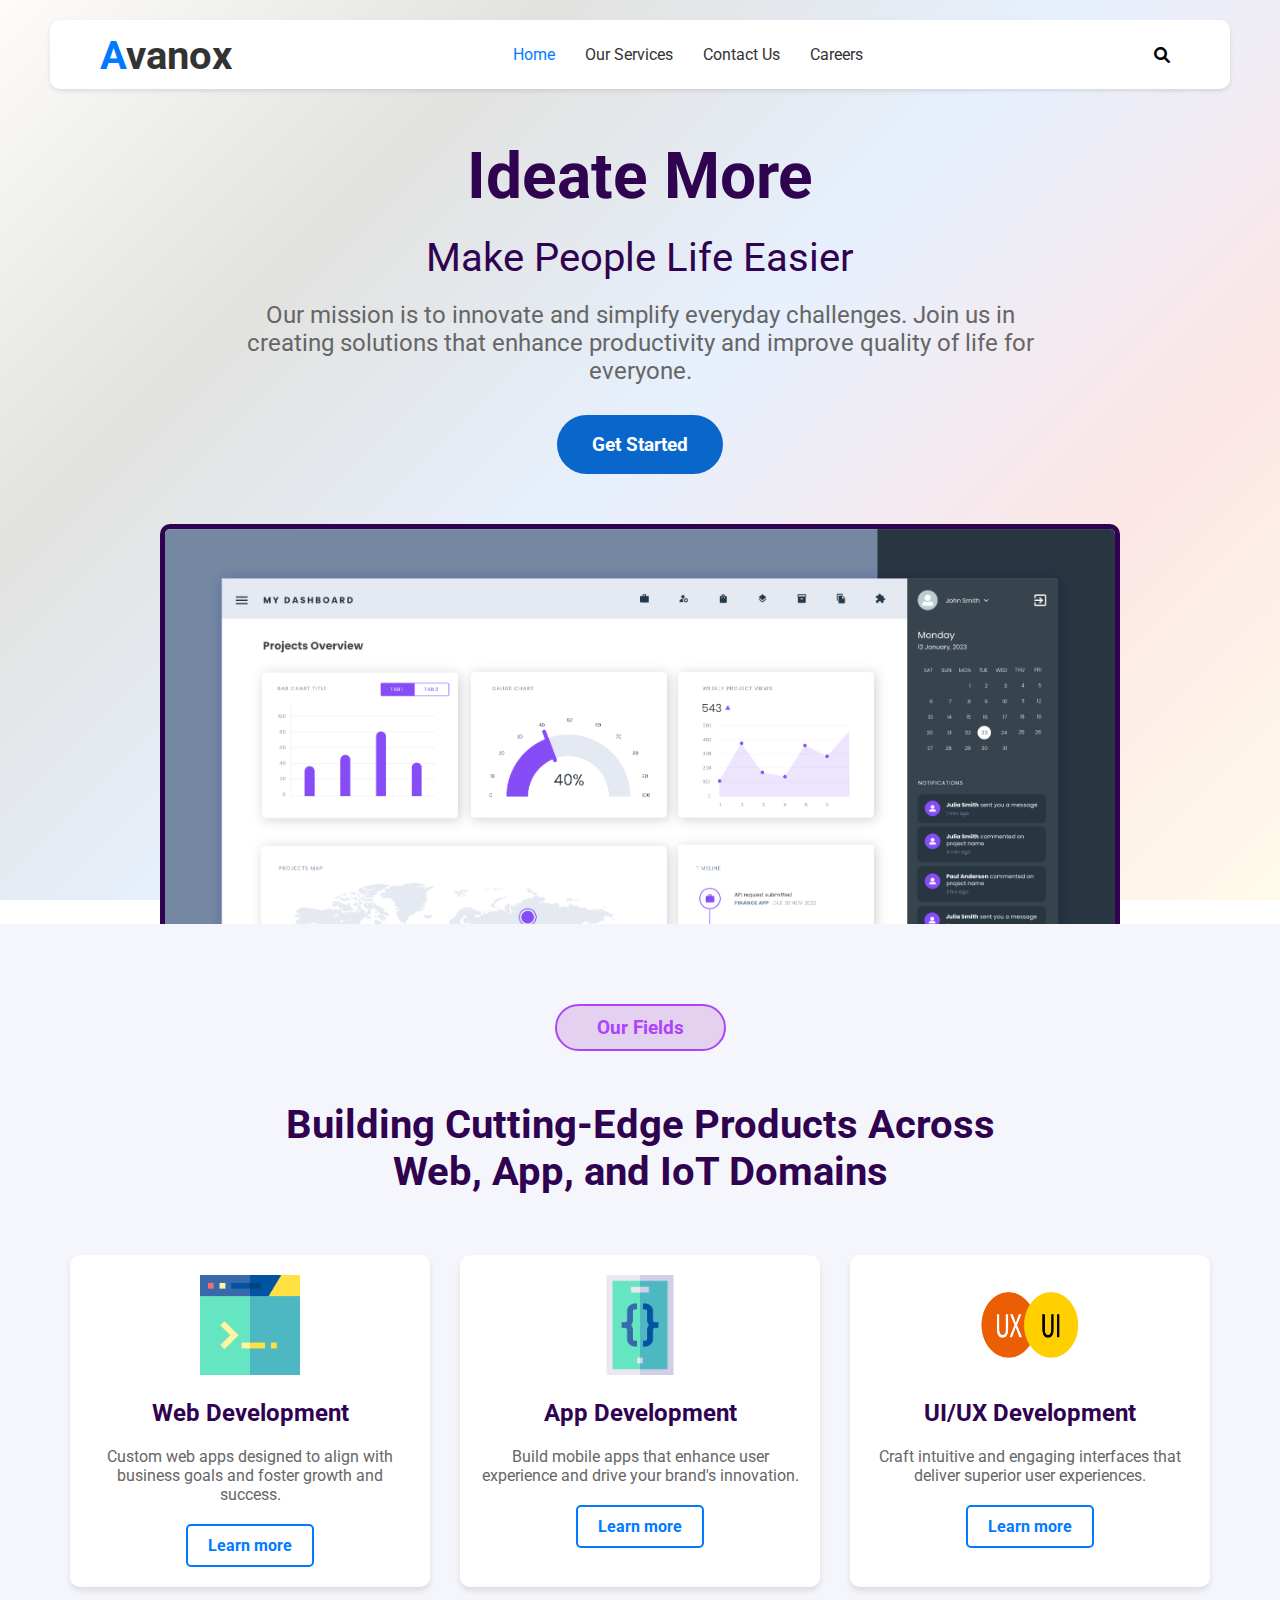
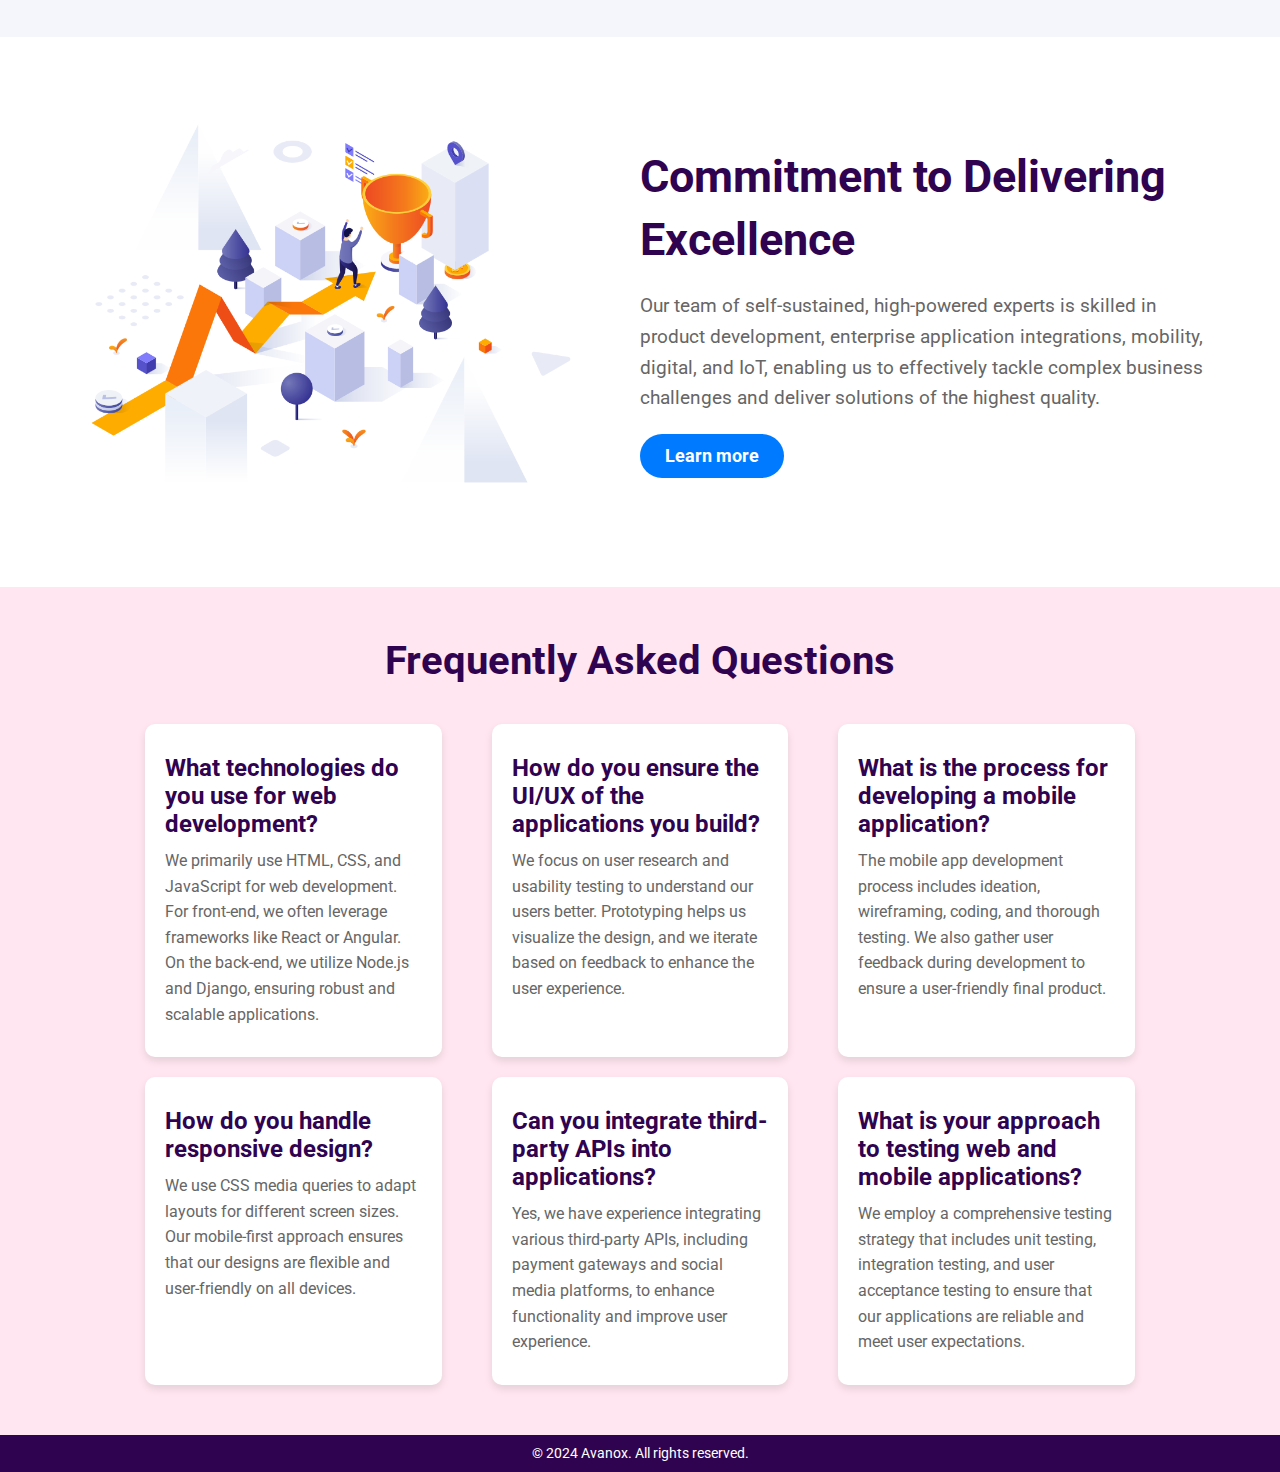
<file: index.html>
<!DOCTYPE html>
<html lang="en">

<head>
    <meta charset="UTF-8">
    <meta name="viewport" content="width=device-width, initial-scale=1.0">
    <title>Avanox</title>
    <link rel="stylesheet" href="https://cdnjs.cloudflare.com/ajax/libs/font-awesome/6.0.0-beta3/css/all.min.css">
    <link rel="stylesheet"
        href="https://fonts.googleapis.com/css2?family=Roboto:wght@400;700&family=Montserrat:wght@500&display=swap">
    <link rel="stylesheet" href="style.css">
</head>


<body>
    <script>
        document.addEventListener('DOMContentLoaded', function () {
                const menuIcon = document.getElementById('menu-icon');
                const navLinks = document.getElementById('nav-links');
                const closeBtn = document.getElementById('close-btn');

                menuIcon.addEventListener('click', function () {
                    navLinks.classList.add('active');
                });

                closeBtn.addEventListener('click', function () {
                    navLinks.classList.remove('active');
                });
            });


    </script>

    <nav class="navbar">
        <div class="logo">
            <span><span class="x">A</span>vanox</span>
        </div>
        <div class="menu-icon" id="menu-icon">
            <i class="fas fa-bars"></i>
        </div>
        <ul class="nav-links" id="nav-links">
            <li><a href="./index.html" class="active">Home</a></li>
            <li><a href="./services.html">Our Services</a></li>
            <!-- <li><a href="#">About Us</a></li> -->
            <li><a href="./contact.html">Contact Us</a></li>
            <li><a href="./careers.html">Careers</a></li>
            <li class="close-btn" id="close-btn"><i class="fas fa-times"></i></li>
        </ul>
        <div class="search">
            <i class="fas fa-search"></i>
        </div>
    </nav>



    <div class="hero-section">
        <h1>Ideate More</h1>
        <h2>Make People Life Easier</h2>
        <p>Our mission is to innovate and simplify everyday challenges. Join us in creating solutions that enhance
            productivity and improve quality of life for everyone.</p>
            <a href="./services.html" class="get-started">Get Started</a>
    </div>

    <div>
        <img src="./images/background.png" alt="Centered Image" class="centered-image">
    </div>

    <div class="services-section">
        <div class="logo-fields-section">
            <span class="fields-text">Our Fields</span>
        </div>
        <h2>Building Cutting-Edge Products Across<br>Web, App, and IoT Domains</h2>

        <div class="services-container">
            <div class="service-card">
                <img src="./images/web.png" alt="Web Development Icon">
                <h3>Web Development</h3>
                <p>Custom web apps designed to align with business goals and foster growth and success.</p>
                <a href="#">Learn more</a>
            </div>
    
            <div class="service-card">
                <img src="./images/app.png" alt="App Development Icon">
                <h3>App Development</h3>
                <p>Build mobile apps that enhance user experience and drive your brand's innovation.</p>
                <a href="#">Learn more</a>
            </div>

            <div class="service-card">
                <img src="./images/ui.png" alt="UI/UX Development Icon">
                <h3>UI/UX Development</h3>
                <p>Craft intuitive and engaging interfaces that deliver superior user experiences.</p>
                <a href="#">Learn more</a>
            </div>
        </div>
    </div>
    <div class="commitment-section">
        <div class="commitment-image">
            <img src="./images/success.png" alt="Commitment Image">
        </div>
        <div class="commitment-text">
            <h2>Commitment to Delivering <br> Excellence</h2>
            <p>
                Our team of self-sustained, high-powered experts is skilled in product development, enterprise application
                integrations, mobility, digital, and IoT, enabling us to effectively tackle complex business challenges and
                deliver solutions of the highest quality.
            </p>
            <a href="#" class="learn-more">Learn more</a>
        </div>
    </div>
    
<section class="faq-section">
    <h2>Frequently Asked Questions</h2>
    <div class="faq-container">
        <div class="faq-card">
            <h3>What technologies do you use for web development?</h3>
            <p>We primarily use HTML, CSS, and JavaScript for web development. For front-end, we often leverage
                frameworks like React or Angular. On the back-end, we utilize Node.js and Django, ensuring robust and
                scalable applications.</p>
        </div>
        <div class="faq-card">
            <h3>How do you ensure the UI/UX of the applications you build?</h3>
            <p>We focus on user research and usability testing to understand our users better. Prototyping helps us
                visualize the design, and we iterate based on feedback to enhance the user experience.</p>
        </div>
        <div class="faq-card">
            <h3>What is the process for developing a mobile application?</h3>
            <p>The mobile app development process includes ideation, wireframing, coding, and thorough testing. We also
                gather user feedback during development to ensure a user-friendly final product.</p>
        </div>
        <div class="faq-card">
            <h3>How do you handle responsive design?</h3>
            <p>We use CSS media queries to adapt layouts for different screen sizes. Our mobile-first approach ensures
                that our designs are flexible and user-friendly on all devices.</p>
        </div>
        <div class="faq-card">
            <h3>Can you integrate third-party APIs into applications?</h3>
            <p>Yes, we have experience integrating various third-party APIs, including payment gateways and social media
                platforms, to enhance functionality and improve user experience.</p>
        </div>
        <div class="faq-card">
            <h3>What is your approach to testing web and mobile applications?</h3>
            <p>We employ a comprehensive testing strategy that includes unit testing, integration testing, and user
                acceptance testing to ensure that our applications are reliable and meet user expectations.</p>
        </div>
    </div>
</section>

<footer class="footer">
    <p>&copy; 2024 Avanox. All rights reserved.</p>
</footer>
</body>
</html>
</file>
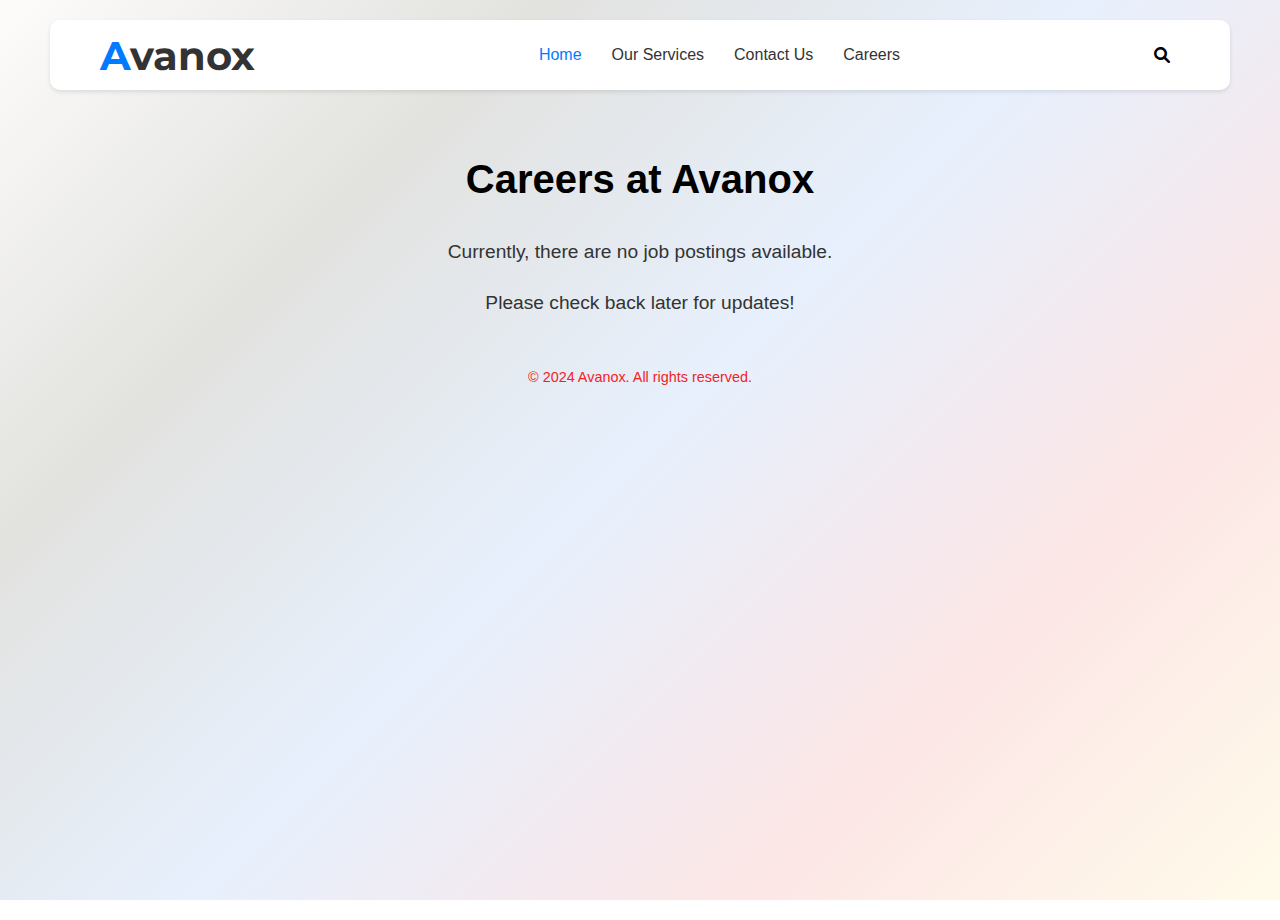
<file: careers.html>
<!DOCTYPE html>
<html lang="en">

<head>
    <meta charset="UTF-8">
    <meta name="viewport" content="width=device-width, initial-scale=1.0">
    <link rel="stylesheet" href="https://cdnjs.cloudflare.com/ajax/libs/font-awesome/6.0.0-beta3/css/all.min.css">
    <link rel="stylesheet"
        href="https://fonts.googleapis.com/css2?family=Roboto:wght@400;700&family=Montserrat:wght@500&display=swap">
    <link rel="stylesheet" href="./careers.css">
    <title>Careers - Avanox</title>
</head>

<body>
    <nav class="navbar">
        <div class="logo">
            <span><span class="x">A</span>vanox</span>
        </div>
        <ul class="nav-links">
            <li><a href="./index.html" class="active">Home</a></li>
            <li><a href="./services.html">Our Services</a></li>
            <!-- <li><a href="#">About Us</a></li> -->
            <li><a href="./contact.html">Contact Us</a></li>
            <li><a href="./careers.html">Careers</a></li>
        </ul>
        <div class="search">
            <i class="fas fa-search"></i>
        </div>
    </nav>

    <div class="content">
        <h1>Careers at Avanox</h1>
        <p>Currently, there are no job postings available.</p>
        <p>Please check back later for updates!</p>
    </div>

    <footer class="footer">
        <p>&copy; 2024 Avanox. All rights reserved.</p>
    </footer>
</body>

</html>
</file>
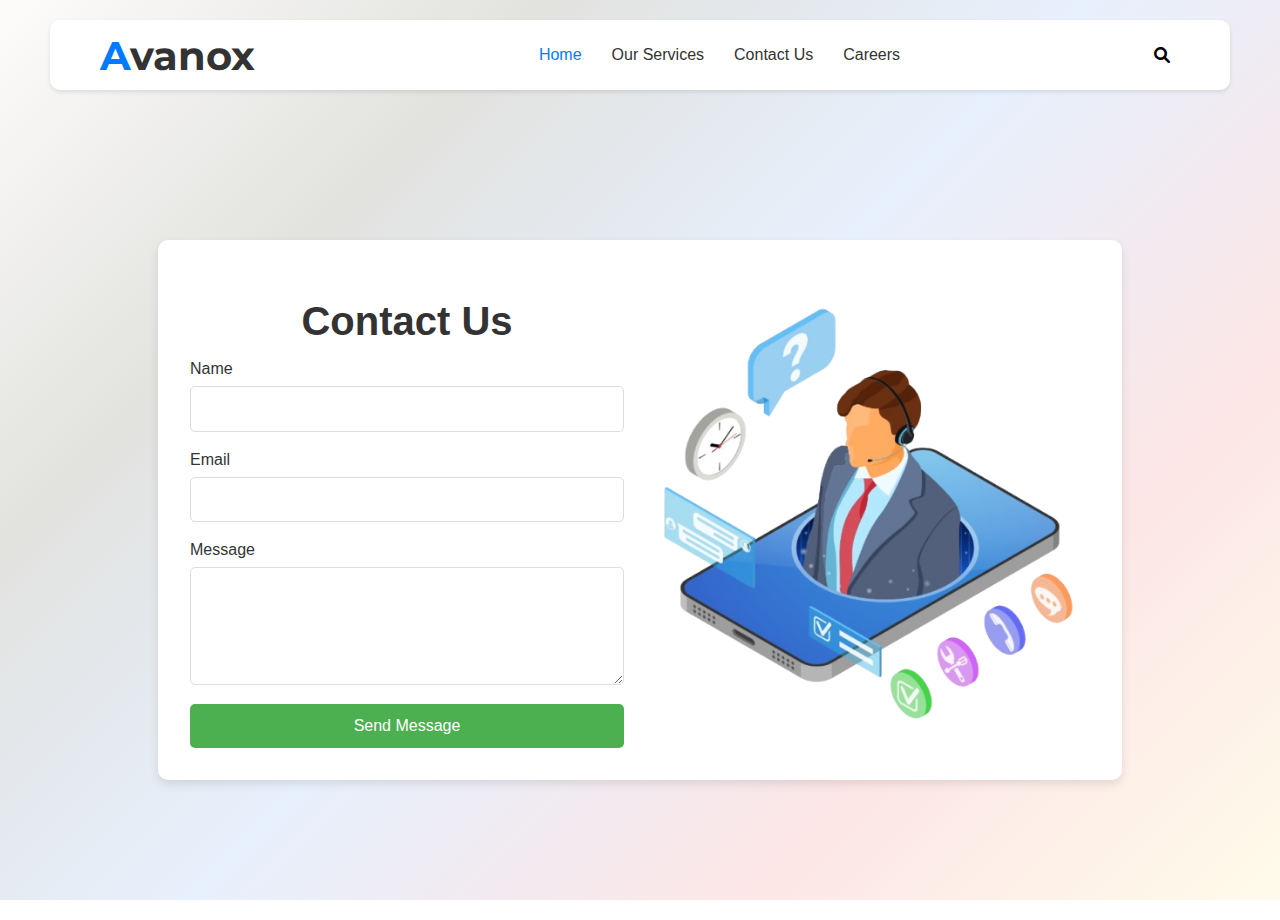
<file: contact.html>
<!DOCTYPE html>
<html lang="en">

<head>
    <meta charset="UTF-8">
    <meta name="viewport" content="width=device-width, initial-scale=1.0">
    <title>Contact Us</title>
    <link rel="stylesheet" href="https://cdnjs.cloudflare.com/ajax/libs/font-awesome/6.0.0-beta3/css/all.min.css">
    <link rel="stylesheet"
        href="https://fonts.googleapis.com/css2?family=Roboto:wght@400;700&family=Montserrat:wght@500&display=swap">
    <link rel="stylesheet" href="contact.css">
</head>

<body>
    <nav class="navbar">
        <div class="logo">
            <span><span class="x">A</span>vanox</span>
        </div>
        <ul class="nav-links">
            <li><a href="./index.html" class="active">Home</a></li>
            <li><a href="./services.html">Our Services</a></li>
            <!-- <li><a href="#">About Us</a></li> -->
            <li><a href="./contact.html">Contact Us</a></li>
            <li><a href="./careers.html">Careers</a></li>
        </ul>
        <div class="search">
            <i class="fas fa-search"></i>
        </div>
    </nav>

    <div class="main-content">
        <div class="contact-container">
            <div>
                <h1>Contact Us</h1>
                <form action="#" method="post" class="contact-form">
                    <div class="form-group">
                        <label for="name">Name</label>
                        <input type="text" id="name" name="name" required>
                    </div>
                    <div class="form-group">
                        <label for="email">Email</label>
                        <input type="email" id="email" name="email" required>
                    </div>
                    <div class="form-group">
                        <label for="message">Message</label>
                        <textarea id="message" name="message" rows="5" required></textarea>
                    </div>
                    <button type="submit" class="submit-btn">Send Message</button>
                </form>
            </div>
            <div>
                <img src="./images/image.png" alt="">
            </div>
        </div>
    </div>
</body>

</html>
</file>
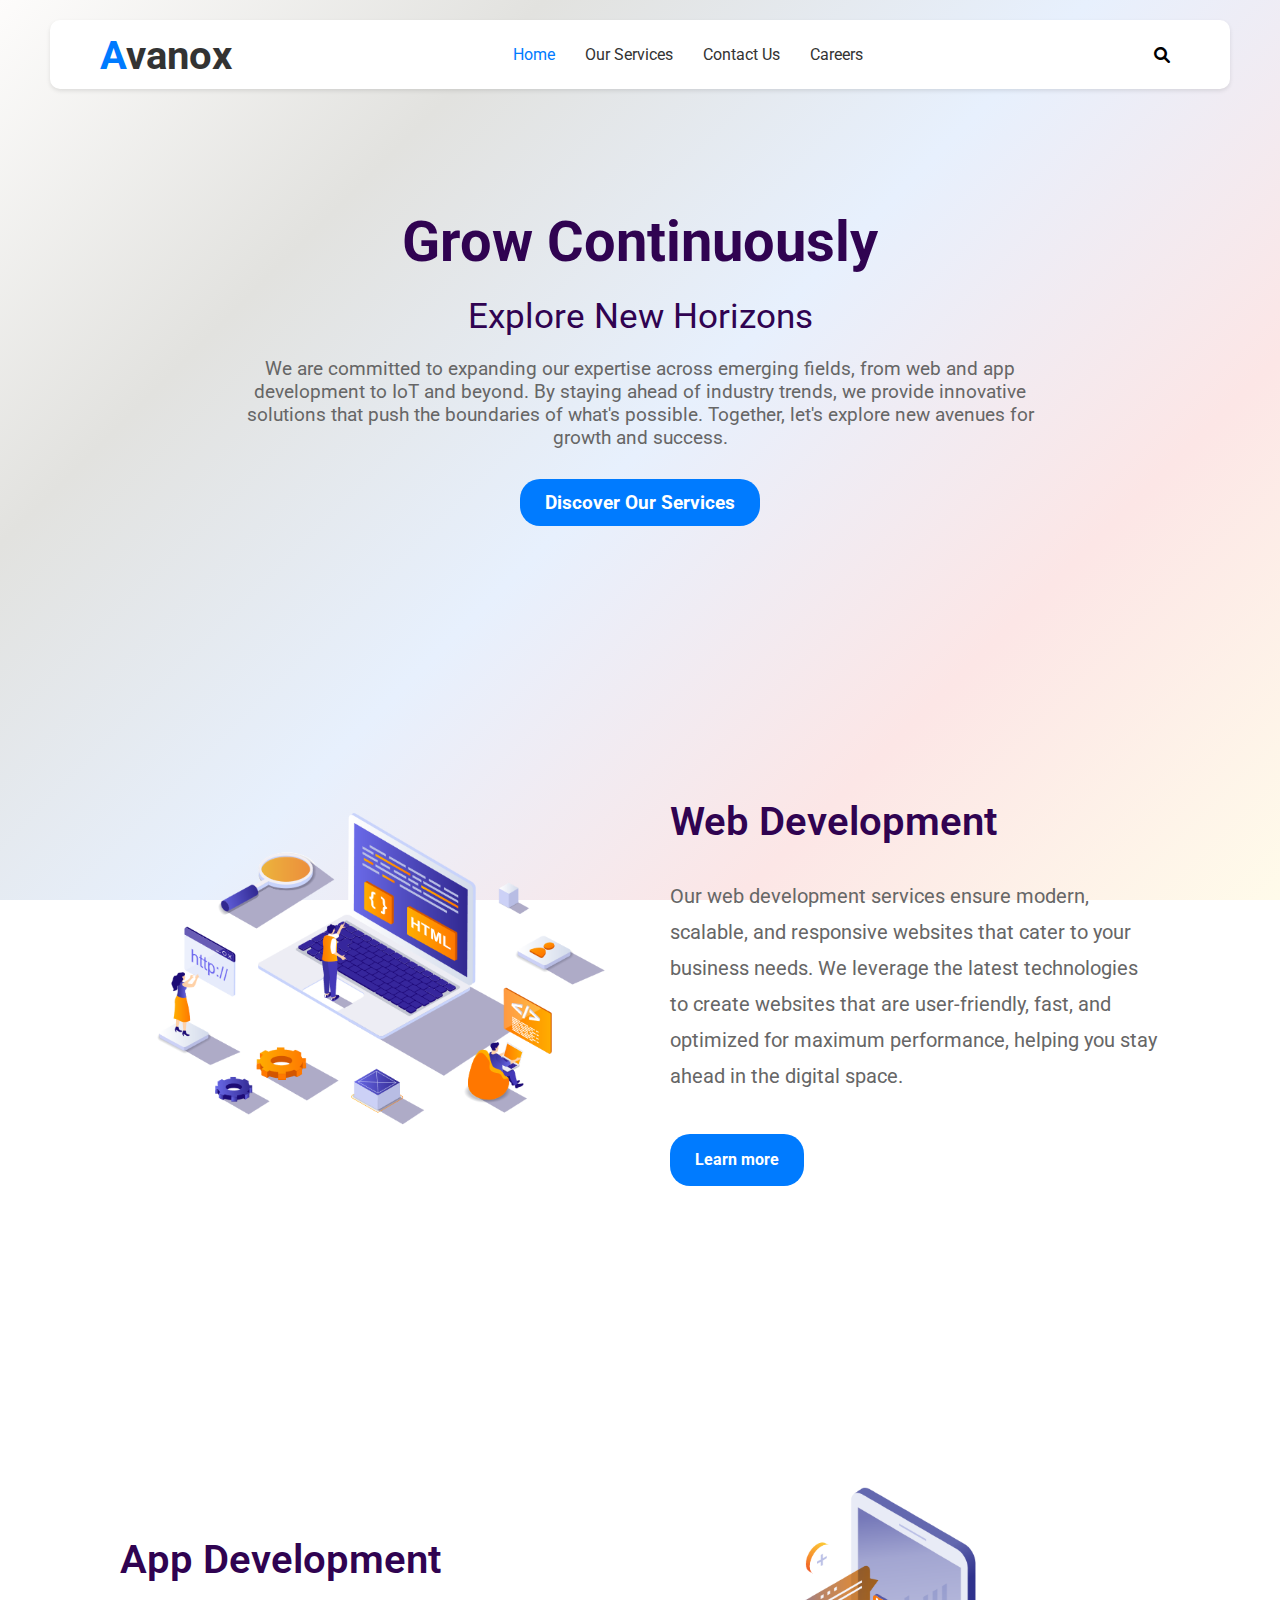
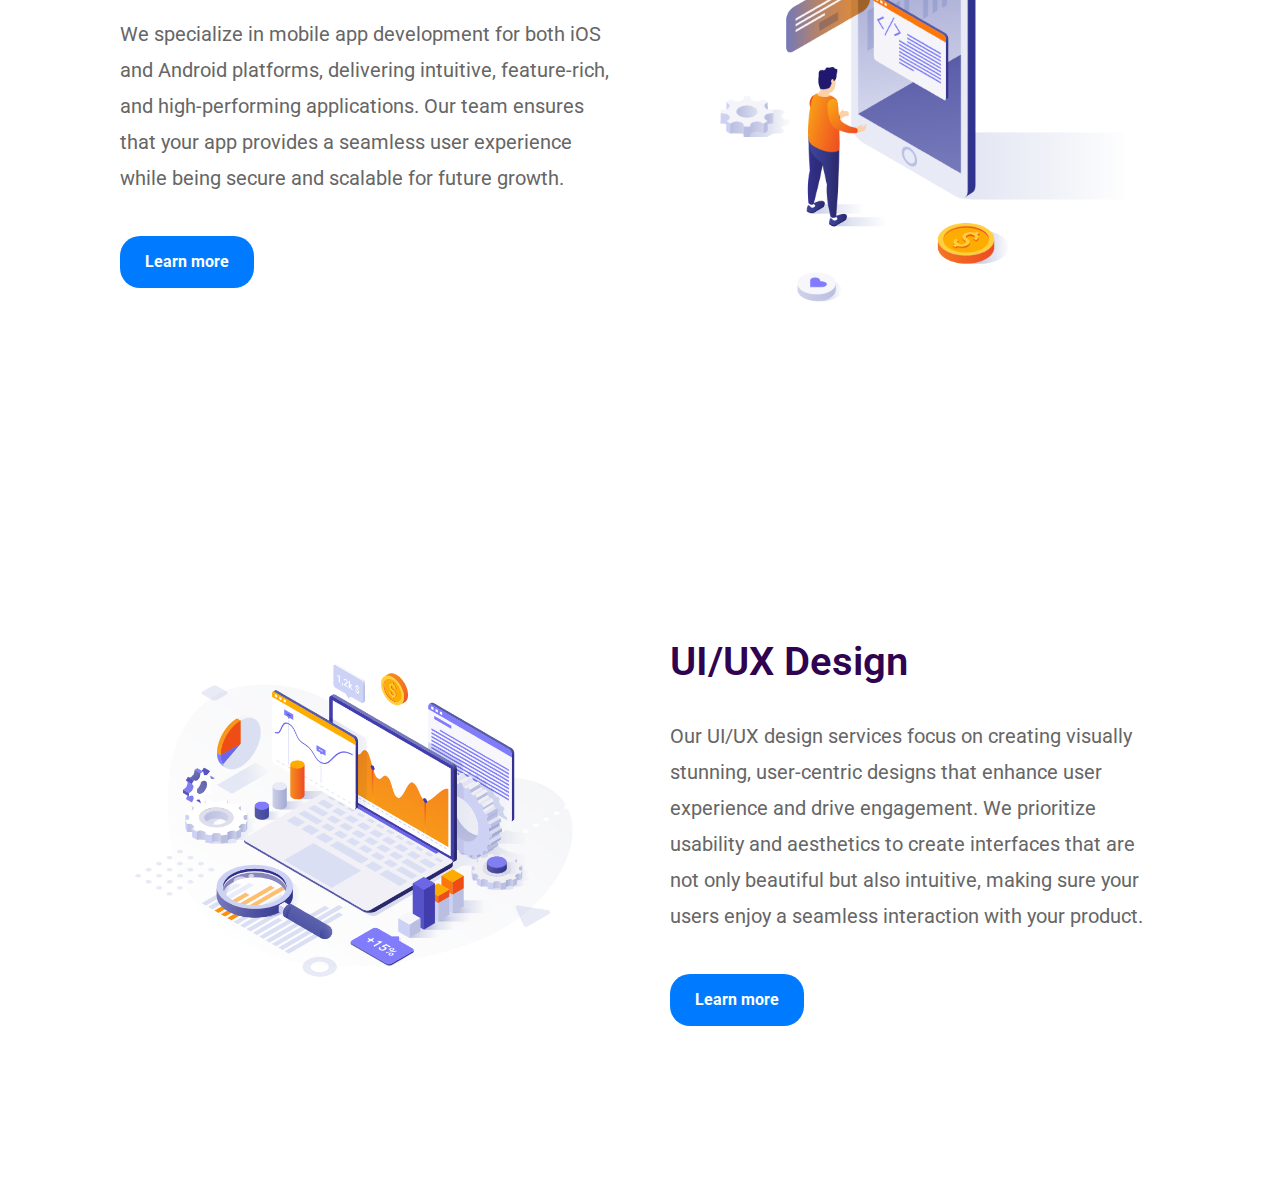
<file: services.html>
<!DOCTYPE html>
<html lang="en">
<head>
    <meta charset="UTF-8">
    <meta name="viewport" content="width=device-width, initial-scale=1.0">
    <link rel="stylesheet" href="https://cdnjs.cloudflare.com/ajax/libs/font-awesome/6.0.0-beta3/css/all.min.css">
    <link rel="stylesheet" href="https://fonts.googleapis.com/css2?family=Roboto:wght@400;700&family=Montserrat:wght@500&display=swap">
    <link rel="stylesheet" href="./services.css">
    <title>Services</title>
</head>
<body>
    <nav class="navbar">
        <div class="logo">
            <span><span class="x">A</span>vanox</span>
        </div>
        <ul class="nav-links">
            <li><a href="./index.html" class="active">Home</a></li>
            <li><a href="./services.html">Our Services</a></li>
            <!-- <li><a href="#">About Us</a></li> -->
            <li><a href="./contact.html">Contact Us</a></li>
            <li><a href="./careers.html">Careers</a></li>
        </ul>
        <div class="search">
            <i class="fas fa-search"></i>
        </div>
    </nav>

    <div class="services-hero-section">
        <h1>Grow Continuously</h1>
        <h2>Explore New Horizons</h2>
        <p>We are committed to expanding our expertise across emerging fields, from web and app development to IoT and
            beyond. By staying ahead of industry trends, we provide innovative solutions that push the boundaries of what's
            possible. Together, let's explore new avenues for growth and success.</p>
        <a href="#" class="get-started">Discover Our Services</a>
    </div>

    <!-- Web Development Section -->
    <div class="development-section web-development">
        <div class="development-text">
            <h2>Web Development</h2>
            <p>
                Our web development services ensure modern, scalable, and responsive websites that cater to your business
                needs. We leverage the latest technologies to create websites that are user-friendly, fast, and optimized
                for maximum performance, helping you stay ahead in the digital space.
            </p>
            <a href="#" class="learn-more">Learn more</a>
        </div>
        <div class="development-image">
            <img src="./images/web_development.png" alt="Web Development Image">
        </div>
    </div>
    
    <!-- App Development Section -->
    <div class="development-section app-development">
        <div class="development-image">
            <img src="./images/app_development.png" alt="App Development Image">
        </div>
        <div class="development-text">
            <h2>App Development</h2>
            <p>
                We specialize in mobile app development for both iOS and Android platforms, delivering intuitive,
                feature-rich, and high-performing applications. Our team ensures that your app provides a seamless user
                experience while being secure and scalable for future growth.
            </p>
            <a href="#" class="learn-more">Learn more</a>
        </div>
    </div>

    <!-- UI/UX Design Section -->
    <div class="development-section uiux-development">
        <div class="development-text">
            <h2>UI/UX Design</h2>
            <p>
                Our UI/UX design services focus on creating visually stunning, user-centric designs that enhance user
                experience and drive engagement. We prioritize usability and aesthetics to create interfaces that are not
                only beautiful but also intuitive, making sure your users enjoy a seamless interaction with your product.
            </p>
            <a href="#" class="learn-more">Learn more</a>
        </div>
        <div class="development-image">
            <img src="./images/uiux.png" alt="UI/UX Design Image">
        </div>
    </div>

</body>
</html>
</file>
<file: style.css>
* {
    margin: 0;
    padding: 0;
    box-sizing: border-box;
    font-family: 'Roboto', sans-serif;
}

body {
    font-family: "Lexend Deca", Sans-serif;
    background: linear-gradient(135deg, #fdfcfb, #e2e2df, #e7f0fd, #fce6e6, #fffbea);
    background-attachment: fixed;
    /* Ensures the gradient stays fixed on the page */
    background-size: cover;
    /* Covers the entire page without repeating */
    height: 100%;
    min-height: 100vh;
    padding: 0;
    margin: 0;
}
.navbar {
    display: flex;
    justify-content: space-between;
    align-items: center;
    padding: 10px 50px;
    background-color: #ffffff;
    box-shadow: 0 2px 4px rgba(0, 0, 0, 0.1);
    border-radius: 10px;
    margin: 20px 50px;
}

.logo {
    font-size: 2.5rem;
    font-weight: bold;
    font-family: 'Montserrat', sans-serif;
    color: #333;
}

.logo .x {
    color: #007bff;
}

.nav-links {
    display: flex;
    list-style: none;
    transition: transform 0.3s ease;
}

.nav-links li {
    margin: 0 15px;
}

.nav-links li a {
    text-decoration: none;
    color: #333;
    font-size: 1rem;
    font-weight: 400;
}

.nav-links li a.active {
    color: #007bff;
}

.nav-links li a:hover {
    color: #007bff;
}

.search {
    display: flex;
    align-items: center;
    padding: 5px 10px;
}

.search input {
    border: none;
    outline: none;
    padding: 5px;
    font-size: 1rem;
}

.search button {
    background: none;
    border: none;
    cursor: pointer;
}

.search button img {
    width: 20px;
    height: 20px;
}

/* Mobile View */
@media (max-width: 768px) {
    .navbar {
        padding: 10px 20px;
        margin: 0;
    }
    .nav-links {
        position: absolute;
        top: 0;
        right: 0;
        height: 100vh;
        width: 100%;
        background-color: #ffffff;
        flex-direction: column;
        justify-content: center;
        align-items: center;
        transform: translateX(100%);
        opacity: 0;
    }
    .nav-links.active {
        transform: translateX(0%);
        opacity: 1;
    }
    .nav-links li {
        margin: 20px 0;
    }
    .menu-icon {
        display: block;
        cursor: pointer;
        font-size: 2rem;
    }
    .search {
        display: none;
    }
    .close-btn {
        display: block;
        font-size: 2rem;
        cursor: pointer;
        position: absolute;
        top: 20px;
        right: 20px;
    }
    .close-btn i {
        font-size: 2rem;
        color: #333;
    }
}

/* Hide the menu icon and close button on larger screens */
@media (min-width: 769px) {
    .menu-icon, .close-btn {
        display: none;
    }
}


.hero-section {
    text-align: center;
    margin: 50px 0;
}

.hero-section h1 {
    font-size: 4rem;
    /* Increased size */
    font-weight: 700;
    color: #300351;
    margin-top: 20px;
    /* Dark violet */
}

.hero-section h2 {
    font-size: 2.5rem;
    /* Increased size */
    font-weight: 400;
    color: #300351;
    /* Dark violet */
    margin: 20px 0;
}

.hero-section p {
    font-size: 1.5rem;
    /* Increased size */
    color: #666;
    max-width: 800px;
    margin: 0 auto;
}

.get-started {
    display: inline-block;
    padding: 18px 35px;
    /* Slightly increased padding */
    margin-top: 30px;
    font-size: 1.2rem;
    font-weight: bold;
    color: #ffffff;
    background-color: #0967cb;
    border: none;
    border-radius: 30px;
    /* More rounded corners */
    text-decoration: none;
    transition: background-color 0.3s ease;
}

.get-started:hover {
    background-color: #0056b3;
}

.centered-image {
    display: block;
    margin: 40px auto 0 auto;
    /* Top, left, right margins, no bottom margin */
    width: 75%;
    /* Adjust width */
    height: 400px;
    /* Set height */
    object-fit: cover;
    /* Ensure the image covers the area */
    object-position: top;
    /* Crop image from bottom */
    border: 5px solid #300351;
    /* Apply border to all sides */
    border-bottom-width: 0;
    /* Set the bottom border width to 0 for a sharp cut */
    border-radius: 10px 10px 0 0;
    /* Rounded corners for the top, sharp at the bottom */
}


.services-section {
    text-align: center;
    padding: 50px 0;
    background-color: #f5f5fc;
}

.services-section h2 {
    font-size: 2.5rem;
    color: #300351;
    margin-bottom: 60px;
}

.services-container {
    display: flex;
    justify-content: center;
    gap: 30px;
    margin: 0 auto;
    max-width: 1200px;
}

.service-card {
    background-color: #ffffff;
    padding: 20px;
    border-radius: 10px;
    box-shadow: 0 4px 6px rgba(0, 0, 0, 0.1);
    width: 30%;
    text-align: center;
    transition: transform 0.3s ease, box-shadow 0.3s ease;
}

.service-card img {
    width: 100px;
    height: 100px;
}

.service-card h3 {
    font-size: 1.5rem;
    color: #300351;
    margin: 20px 0;
}

.service-card p {
    font-size: 1rem;
    color: #666;
    margin-bottom: 20px;
}

.service-card a {
    display: inline-block;
    padding: 10px 20px;
    color: #007bff;
    font-weight: bold;
    text-decoration: none;
    border: 2px solid #007bff;
    border-radius: 5px;
    transition: background-color 0.3s ease, color 0.3s ease;
}

.service-card a:hover {
    background-color: #007bff;
    color: #ffffff;
}

.service-card:hover {
    transform: translateY(-10px);
    box-shadow: 0 8px 15px rgba(0, 0, 0, 0.15);
}

.logo-fields-section {
    display: flex;
    justify-content: center;
    align-items: center;
    margin-bottom: 50px;
    margin-top: 30px;
    /* Space above the logo section */
}

.small-logo {
    width: 40px;
    height: 40px;
    margin-right: 10px;
}

.fields-text {
    font-size: 1.2rem;
    font-weight: bold;
    color: #ae44fa;
    border: 2px solid #ae44fa;
    padding: 10px 40px;
    border-radius: 25px;
    background-color: #e3d1ef;
}

.commitment-section {
    display: flex;
    justify-content: space-between;
    align-items: center;
    margin: 50px auto;
    max-width: 1200px;
    padding: 20px;
}

.commitment-text {
    flex: 1;
    max-width: 50%;
}

.commitment-text h2 {
    font-size: 2.8rem;
    color: #300351;
    margin-bottom: 20px;
    line-height: 1.4;
    /* Adjust line height for better spacing */
}

.commitment-text p {
    font-size: 1.2rem;
    color: #666;
    margin-bottom: 20px;
    line-height: 1.6;
    /* Increased line spacing for paragraph text */
}

.commitment-text .learn-more {
    display: inline-block;
    padding: 12px 25px;
    font-size: 1.1rem;
    font-weight: bold;
    color: #ffffff;
    background-color: #007bff;
    border-radius: 25px;
    text-decoration: none;
    transition: background-color 0.3s ease;
}

.commitment-text .learn-more:hover {
    background-color: #0056b3;
}

.commitment-image {
    flex: 1;
    max-width: 45%;
    text-align: right;
}

.commitment-image img {
    width: 100%;
    height: auto;
    border-radius: 10px;
}

.faq-section {
    padding: 50px 130px;
    text-align: center;
    background-color: #ffe6f0;
    /* Very light pink */
}

.faq-section h2 {
    font-size: 2.5rem;
    color: #300351;
    margin-bottom: 40px;
}

.faq-container {
    display: flex;
    flex-wrap: wrap;
    justify-content: space-around;
    gap: 20px;
}

.faq-card {
    background-color: white;
    box-shadow: 0 4px 8px rgba(0, 0, 0, 0.1);
    border-radius: 10px;
    padding: 30px 20px;
    width: calc(33% - 40px);
    /* Adjusts to 3 cards per row */
    min-width: 280px;
    text-align: left;
}

.faq-card h3 {
    font-size: 1.5rem;
    color: #300351;
    margin-bottom: 10px;
}

.faq-card p {
    font-size: 1rem;
    color: #666;
    line-height: 1.6;
    /* Increased line spacing for better readability */
}

@media screen and (max-width: 768px) {
    .faq-container {
            flex-direction: column;
            align-items: center;
        }
    
        .faq-card {
            width: 80%;
            margin-bottom: 20px;
        }
}

@media screen and (max-width: 480px) {
    .faq-card {
            width: 100%;
            margin-bottom: 15px;
        }
}

.footer {
    background-color: #300351;
    /* Dark violet */
    color: white;
    /* Text color */
    text-align: center;
    padding: 10px 0;
    position: relative;
    bottom: 0;
    width: 100%;
    font-size: 0.9rem;
    /* Smaller font size */
}


/* Mobile (max-width: 768px) */
@media screen and (max-width: 768px) {
    .hero-section h1 {
        font-size: 2.5rem;
    }

    .hero-section h2 {
        font-size: 1.8rem;
    }

    .hero-section p {
        font-size: 1.2rem;
        max-width: 100%;
    }

    .get-started {
        padding: 12px 25px;
        font-size: 1rem;
    }

    .centered-image {
        width: 90%;
        height: auto;
        margin-top: 20px;
    }

    .services-section h2 {
        font-size: 2rem;
        margin-bottom: 30px;
    }

    .services-container {
        flex-direction: column;
        align-items: center;
    }

    .service-card {
        width: 80%;
        margin-bottom: 20px;
    }

    .commitment-section {
        flex-direction: column;
        text-align: center;
    }

    .commitment-text {
        max-width: 100%;
    }

    .commitment-image {
        max-width: 100%;
        margin-top: 20px;
    }

    .faq-card {
        width: calc(50% - 20px);
    }
}

/* Extra Small Screens (max-width: 480px) */
@media screen and (max-width: 480px) {
    .hero-section h1 {
        font-size: 2rem;
    }

    .hero-section h2 {
        font-size: 1.5rem;
    }

    .hero-section p {
        font-size: 1rem;
    }

    .get-started {
        padding: 10px 20px;
        font-size: 0.9rem;
    }

    .centered-image {
        width: 100%;
    }

    .services-section h2 {
        font-size: 1.8rem;
    }

    .service-card {
        width: 100%;
        margin-bottom: 15px;
    }

    .commitment-section {
        flex-direction: column;
        text-align: center;
    }

    .commitment-image {
        max-width: 100%;
    }

        .faq-card {
            width: 100%;
            margin-bottom: 15px;
        }
}
</file>
<file: careers.css>
.navbar {
    display: flex;
    justify-content: space-between;
    align-items: center;
    padding: 10px 50px;
    background-color: #ffffff;
    box-shadow: 0 2px 4px rgba(0, 0, 0, 0.1);
    border-radius: 10px;
    margin: 20px 50px;
}

.logo {
    font-size: 2.5rem;
    font-weight: bold;
    font-family: 'Montserrat', sans-serif;
    color: #333;
}

.logo .x {
    color: #007bff;
}

.nav-links {
    display: flex;
    list-style: none;
}

.nav-links li {
    margin: 0 15px;
}

.nav-links li a {
    text-decoration: none;
    color: #333;
    font-size: 1rem;
    font-weight: 400;
}

.nav-links li a.active {
    color: #007bff;
}

.nav-links li a:hover {
    color: #007bff;
}

.search {
    display: flex;
    align-items: center;
    padding: 5px 10px;
}

.search input {
    border: none;
    outline: none;
    padding: 5px;
    font-size: 1rem;
}

.search button {
    background: none;
    border: none;
    cursor: pointer;
}

.search button img {
    width: 20px;
    height: 20px;
}

body {
    font-family: "Lexend Deca", Sans-serif;
    background: linear-gradient(135deg, #fdfcfb, #e2e2df, #e7f0fd, #fce6e6, #fffbea);
    background-attachment: fixed;
    background-size: cover;
    height: 100%;
    min-height: 100vh;
    padding: 0;
    margin: 0;
}


.content {
    flex: 1;
    display: flex;
    flex-direction: column;
    align-items: center;
    justify-content: center;
    text-align: center;
    padding: 20px;
}

.content h1 {
    font-size: 2.5rem;
    margin-bottom: 20px;
}

.content p {
    font-size: 1.2rem;
    margin-bottom: 10px;
    color: #333;
}

.footer {
    /* background-color: #300351; */
    color: rgb(245, 34, 34);
    text-align: center;
    padding: 10px 0;
    font-size: 0.9rem;
}
</file>
<file: contact.css>
body {
    font-family: "Lexend Deca", Sans-serif;
    background: linear-gradient(135deg, #fdfcfb, #e2e2df, #e7f0fd, #fce6e6, #fffbea);
    background-attachment: fixed;
    background-size: cover;
    height: 100%;
    min-height: 100vh;
    padding: 0;
    margin: 0;
}
.navbar {
    display: flex;
    justify-content: space-between;
    align-items: center;
    padding: 10px 50px;
    background-color: #ffffff;
    box-shadow: 0 2px 4px rgba(0, 0, 0, 0.1);
    border-radius: 10px;
    margin: 20px 50px;
}

.logo {
    font-size: 2.5rem;
    font-weight: bold;
    font-family: 'Montserrat', sans-serif;
    color: #333;
}

.logo .x {
    color: #007bff;
}

.nav-links {
    display: flex;
    list-style: none;
}

.nav-links li {
    margin: 0 15px;
}

.nav-links li a {
    text-decoration: none;
    color: #333;
    font-size: 1rem;
    font-weight: 400;
}

.nav-links li a.active {
    color: #007bff;
}

.nav-links li a:hover {
    color: #007bff;
}

.search {
    display: flex;
    align-items: center;
    padding: 5px 10px;
}

.search input {
    border: none;
    outline: none;
    padding: 5px;
    font-size: 1rem;
}

.search button {
    background: none;
    border: none;
    cursor: pointer;
}

.search button img {
    width: 20px;
    height: 20px;
}

.main-content {
    display: flex;
    justify-content: center;
    align-items: center;
    min-height: calc(100vh - 100px);
    /* Adjusting for the navbar height */
}

.contact-container {
    background-color: #fff;
    padding: 2rem;
    border-radius: 10px;
    box-shadow: 0px 4px 10px rgba(0, 0, 0, 0.1);
    max-width: 900px;
    width: 100%;
    display: flex;
    gap: 2rem;
    justify-content: space-between;
    align-items: center;
}

.contact-container div {
    flex: 1;
}

h1 {
    color: #333;
    font-size: 2.5rem;
    margin-bottom: 1rem;
    text-align: center;
}

.contact-form {
    display: flex;
    flex-direction: column;
    gap: 1.2rem;
}

.form-group {
    display: flex;
    flex-direction: column;
}

label {
    font-size: 1rem;
    color: #333;
    margin-bottom: 0.5rem;
}

input,
textarea {
    padding: 0.8rem;
    border: 1px solid #ddd;
    border-radius: 5px;
    font-size: 1rem;
    font-family: "Lexend Deca", sans-serif;
}

input:focus,
textarea:focus {
    border-color: #999;
    outline: none;
}

.submit-btn {
    padding: 0.8rem 1.5rem;
    background-color: #4CAF50;
    color: white;
    border: none;
    border-radius: 5px;
    font-size: 1rem;
    cursor: pointer;
}

.submit-btn:hover {
    background-color: #45a049;
}

img {
    max-width: 100%;
    border-radius: 10px;
}
</file>
<file: services.css>
* {
    margin: 0;
    padding: 0;
    box-sizing: border-box;
    font-family: 'Roboto', sans-serif;
}

body {
    font-family: "Lexend Deca", Sans-serif;
    background: linear-gradient(135deg, #fdfcfb, #e2e2df, #e7f0fd, #fce6e6, #fffbea);
    background-attachment: fixed;
    /* Ensures the gradient stays fixed on the page */
    background-size: cover;
    /* Covers the entire page without repeating */
    height: 100%;
    min-height: 100vh;
    padding: 0;
    margin: 0;
}

h1,
h2,
p {
    margin: 0;
}

.navbar {
    display: flex;
    justify-content: space-between;
    align-items: center;
    padding: 10px 50px;
    background-color: #ffffff;
    box-shadow: 0 2px 4px rgba(0, 0, 0, 0.1);
    border-radius: 10px;
    margin: 20px 50px;
}

.logo {
    font-size: 2.5rem;
    font-weight: bold;
    font-family: 'Montserrat', sans-serif;
    color: #333;
}

.logo .x {
    color: #007bff;
}

.nav-links {
    display: flex;
    list-style: none;
}

.nav-links li {
    margin: 0 15px;
}

.nav-links li a {
    text-decoration: none;
    color: #333;
    font-size: 1rem;
    font-weight: 400;
}

.nav-links li a.active {
    color: #007bff;
}

.nav-links li a:hover {
    color: #007bff;
}

.search {
    display: flex;
    align-items: center;
    padding: 5px 10px;
}

.services-hero-section {
    text-align: center;
    margin: 50px auto;
    max-width: 1200px;
    padding: 50px;
}

.services-hero-section h1 {
    font-size: 3.5rem;
    font-weight: 700;
    color: #300351;
    margin-top: 20px;
}

.services-hero-section h2 {
    font-size: 2.2rem;
    font-weight: 400;
    color: #300351;
    margin: 20px 0;
}

.services-hero-section p {
    font-size: 1.2rem;
    color: #666;
    max-width: 800px;
    margin: 0 auto;
}

.get-started {
    display: inline-block;
    padding: 12px 25px;
    margin-top: 30px;
    font-size: 1.2rem;
    font-weight: bold;
    color: #ffffff;
    background-color: #007bff;
    border: none;
    border-radius: 20px;
    text-decoration: none;
    transition: background-color 0.3s ease;
}

.get-started:hover {
    background-color: #0056b3;
}

.development-section {
    display: flex;
    align-items: center;
    justify-content: space-between;
    padding: 50px;
    margin: 0 auto;
    max-width: 1200px;
    height: auto;
    min-height: 80vh;
}

.development-section .development-text {
    flex: 1;
    margin: 0 30px;
    line-height: 1.8;
}

.development-section .development-text h2 {
    font-size: 2.5rem;
    font-weight: 600;
    color: #300351;
    margin-bottom: 20px;
}

.development-section .development-text p {
    font-size: 1.25rem;
    color: #666;
    font-weight: 400;
    line-height: 1.8;
    margin-bottom: 20px;
}

.development-section .development-image {
    flex: 1;
    margin: 0 30px;
}

.development-section img {
    width: 100%;
    height: auto;
    border-radius: 10px;
    object-fit: cover;
}

.web-development .development-image {
    order: 1;
}

.web-development .development-text {
    order: 2;
}

.app-development .development-image {
    order: 2;
}

.app-development .development-text {
    order: 1;
}

.learn-more {
    display: inline-block;
    padding: 12px 25px;
    margin-top: 20px;
    font-size: 1rem;
    font-weight: bold;
    color: #ffffff;
    background-color: #007bff;
    border-radius: 20px;
    text-decoration: none;
    transition: background-color 0.3s ease;
}

.learn-more:hover {
    background-color: #0056b3;
}

/* General spacing and responsiveness */
@media (max-width: 1200px) {
    .development-section {
        flex-direction: column;
        text-align: center;
    }

    .development-section .development-text,
    .development-section .development-image {
        margin-bottom: 20px;
    }
}


.uiux-development .development-image {
    order: 1;
}

.uiux-development .development-text {
    order: 2;
}
</file>
